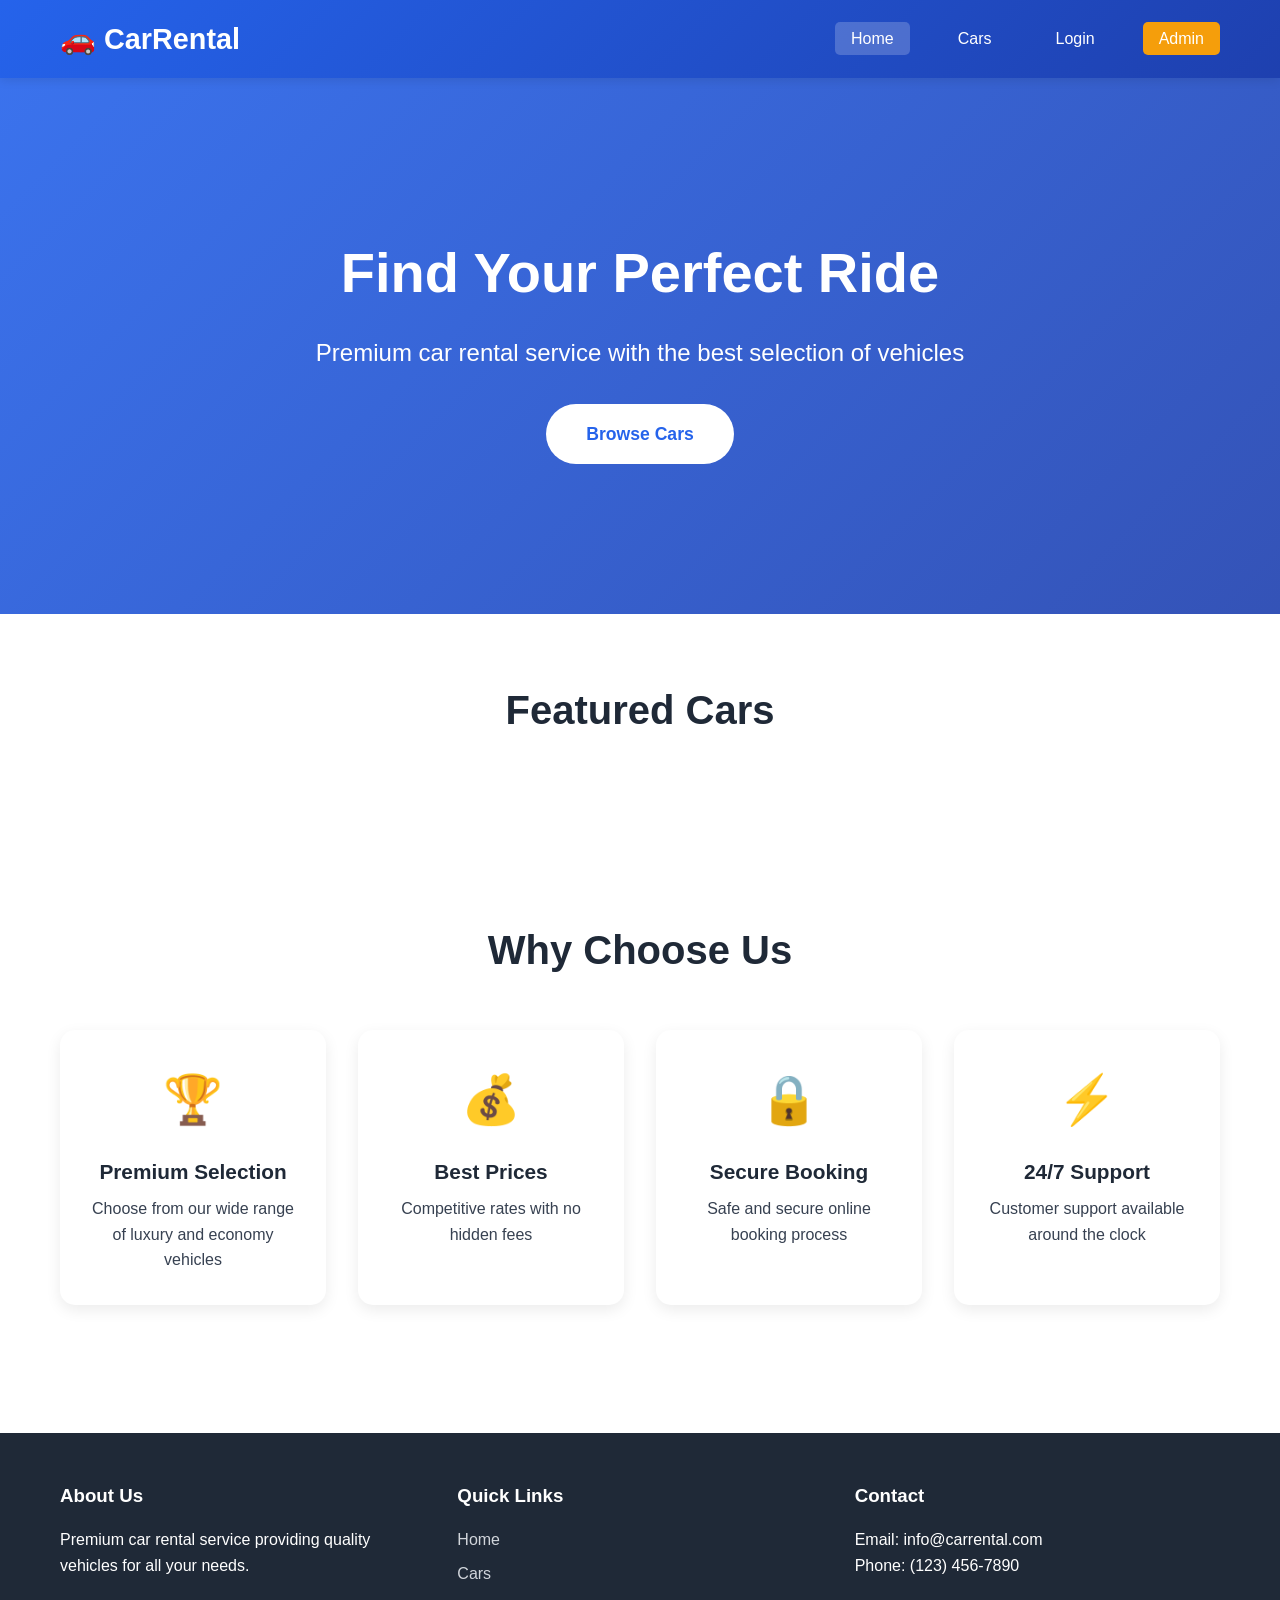
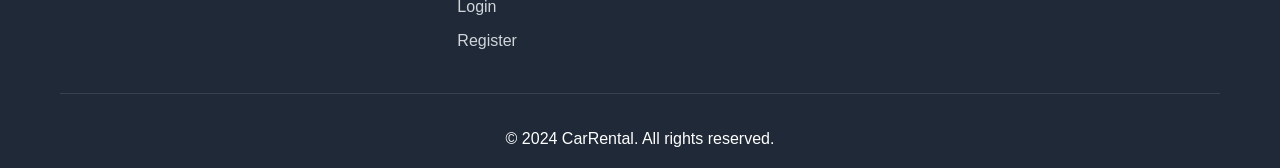
<file: Frontend/index.html>
<!DOCTYPE html>
<html lang="en">
<head>
    <meta charset="UTF-8">
    <meta name="viewport" content="width=device-width, initial-scale=1.0">
    <title>Car Rental - Premium Car Rentals</title>
    <link rel="stylesheet" href="css/style.css">
</head>
<body>
    <!-- Navigation -->
    <nav class="navbar">
        <div class="container">
            <div class="nav-brand">
                <h1>🚗 CarRental</h1>
            </div>
            <ul class="nav-menu">
                <li><a href="index.html" class="active">Home</a></li>
                <li><a href="cars.html">Cars</a></li>
                <li><a href="#" id="authLink">Login</a></li>
                <li><a href="admin-login.html" class="admin-btn">Admin</a></li>
            </ul>
        </div>
    </nav>

    <!-- Hero Section -->
    <section class="hero">
        <div class="hero-content">
            <h1>Find Your Perfect Ride</h1>
            <p>Premium car rental service with the best selection of vehicles</p>
            <a href="cars.html" class="cta-button">Browse Cars</a>
        </div>
    </section>

    <!-- Featured Cars -->
    <section class="featured-cars">
        <div class="container">
            <h2 class="section-title">Featured Cars</h2>
            <div id="carsContainer" class="cars-grid">
                <!-- Cars will be loaded dynamically -->
            </div>
        </div>
    </section>

    <!-- Features Section -->
    <section class="features">
        <div class="container">
            <h2 class="section-title">Why Choose Us</h2>
            <div class="features-grid">
                <div class="feature-card">
                    <div class="feature-icon">🏆</div>
                    <h3>Premium Selection</h3>
                    <p>Choose from our wide range of luxury and economy vehicles</p>
                </div>
                <div class="feature-card">
                    <div class="feature-icon">💰</div>
                    <h3>Best Prices</h3>
                    <p>Competitive rates with no hidden fees</p>
                </div>
                <div class="feature-card">
                    <div class="feature-icon">🔒</div>
                    <h3>Secure Booking</h3>
                    <p>Safe and secure online booking process</p>
                </div>
                <div class="feature-card">
                    <div class="feature-icon">⚡</div>
                    <h3>24/7 Support</h3>
                    <p>Customer support available around the clock</p>
                </div>
            </div>
        </div>
    </section>

    <!-- Footer -->
    <footer class="footer">
        <div class="container">
            <div class="footer-content">
                <div class="footer-section">
                    <h3>About Us</h3>
                    <p>Premium car rental service providing quality vehicles for all your needs.</p>
                </div>
                <div class="footer-section">
                    <h3>Quick Links</h3>
                    <ul>
                        <li><a href="index.html">Home</a></li>
                        <li><a href="cars.html">Cars</a></li>
                        <li><a href="login.html">Login</a></li>
                        <li><a href="register.html">Register</a></li>
                    </ul>
                </div>
                <div class="footer-section">
                    <h3>Contact</h3>
                    <p>Email: info@carrental.com</p>
                    <p>Phone: (123) 456-7890</p>
                </div>
            </div>
            <div class="footer-bottom">
                <p>&copy; 2024 CarRental. All rights reserved.</p>
            </div>
        </div>
    </footer>

    <script src="js/main.js"></script>
</body>
</html>
</file>
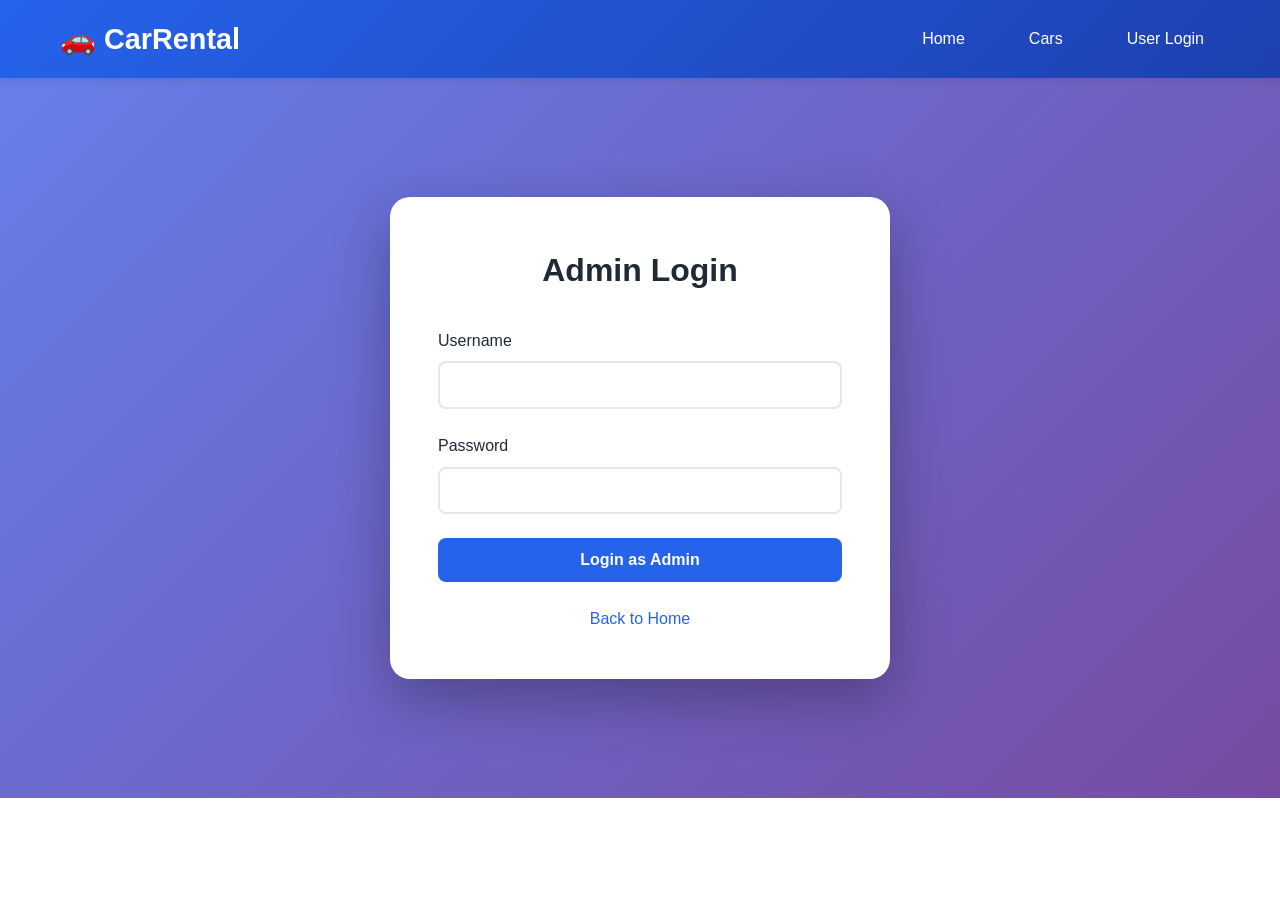
<file: Frontend/admin-dashboard.html>
<!DOCTYPE html>
<html lang="en">
<head>
    <meta charset="UTF-8">
    <meta name="viewport" content="width=device-width, initial-scale=1.0">
    <title>Admin Dashboard - Car Rental</title>
    <link rel="stylesheet" href="css/style.css">
</head>
<body>
    <!-- Navigation -->
    <nav class="navbar">
        <div class="container">
            <div class="nav-brand">
                <h1>🚗 CarRental Admin</h1>
            </div>
            <ul class="nav-menu">
                <li><a href="admin-dashboard.html" class="active">Dashboard</a></li>
                <li><a href="#" id="logoutBtn">Logout</a></li>
            </ul>
        </div>
    </nav>

    <!-- Dashboard Section -->
    <section class="dashboard-section">
        <div class="container">
            <h2 class="section-title">Admin Dashboard</h2>

            <!-- Statistics Cards -->
            <div class="stats-grid" id="statsGrid">
                <!-- Stats will be loaded dynamically -->
            </div>

            <!-- Recent Bookings -->
            <div class="dashboard-card">
                <h3>Recent Bookings</h3>
                <div id="recentBookings">
                    <!-- Recent bookings will be loaded here -->
                </div>
            </div>

            <!-- All Bookings -->
            <div class="dashboard-card">
                <h3>All Bookings</h3>
                <div class="table-responsive">
                    <table class="bookings-table">
                        <thead>
                            <tr>
                                <th>Booking ID</th>
                                <th>User</th>
                                <th>Car</th>
                                <th>Start Date</th>
                                <th>End Date</th>
                                <th>Days</th>
                                <th>Total Price</th>
                                <th>License</th>
                                <th>ID Card</th>
                                <th>Status</th>
                            </tr>
                        </thead>
                        <tbody id="bookingsTable">
                            <!-- Bookings will be loaded here -->
                        </tbody>
                    </table>
                </div>
            </div>
        </div>
    </section>

    <script src="js/admin-dashboard.js"></script>
</body>
</html>
</file>
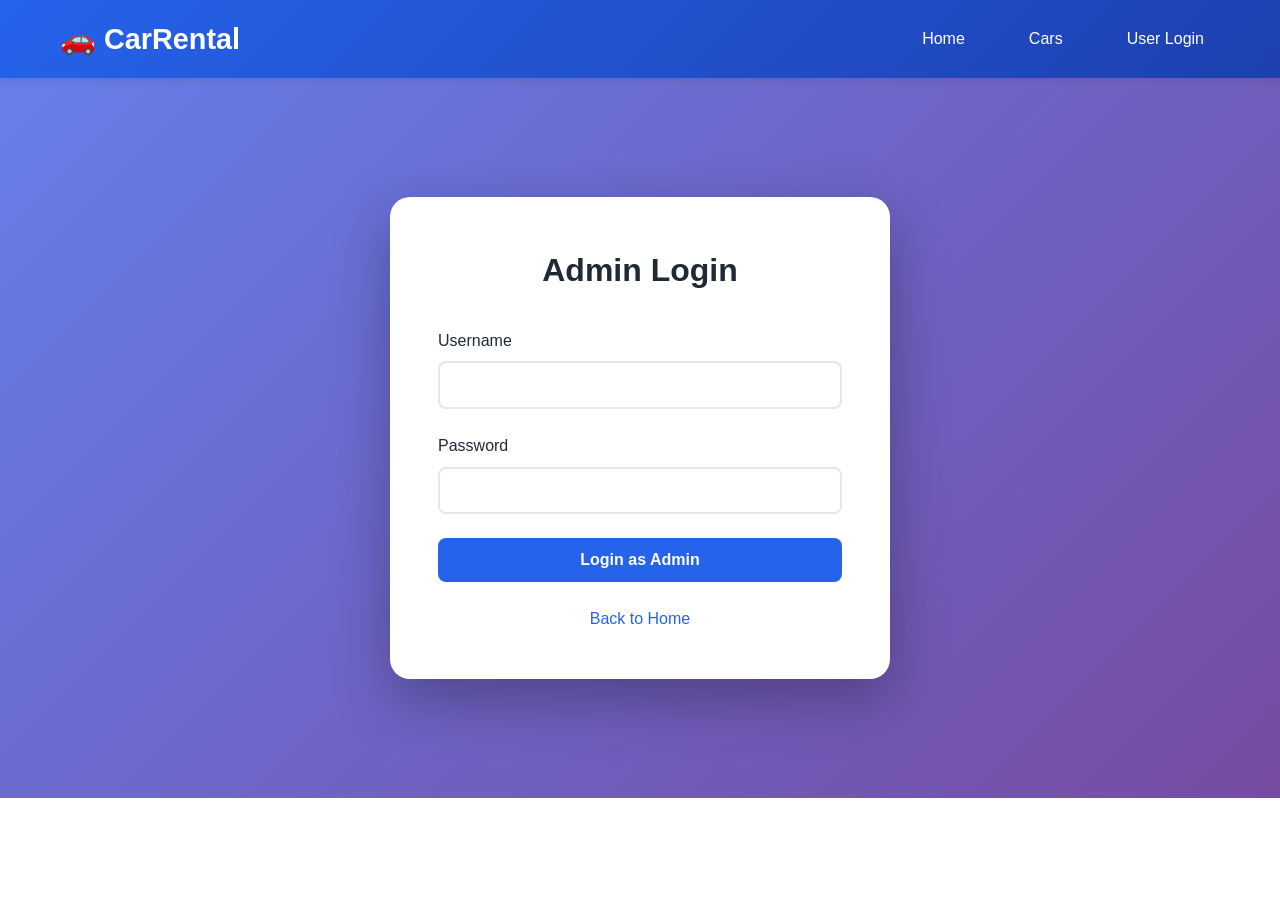
<file: Frontend/admin-login.html>
<!DOCTYPE html>
<html lang="en">
<head>
    <meta charset="UTF-8">
    <meta name="viewport" content="width=device-width, initial-scale=1.0">
    <title>Admin Login - Car Rental</title>
    <link rel="stylesheet" href="css/style.css">
</head>
<body>
    <!-- Navigation -->
    <nav class="navbar">
        <div class="container">
            <div class="nav-brand">
                <h1>🚗 CarRental</h1>
            </div>
            <ul class="nav-menu">
                <li><a href="index.html">Home</a></li>
                <li><a href="cars.html">Cars</a></li>
                <li><a href="login.html">User Login</a></li>
            </ul>
        </div>
    </nav>

    <!-- Admin Login Form -->
    <section class="auth-section">
        <div class="auth-container">
            <div class="auth-card">
                <h2>Admin Login</h2>
                <form id="adminLoginForm">
                    <div class="form-group">
                        <label for="username">Username</label>
                        <input type="text" id="username" name="username" required>
                    </div>
                    <div class="form-group">
                        <label for="password">Password</label>
                        <input type="password" id="password" name="password" required>
                    </div>
                    <div id="message" class="message"></div>
                    <button type="submit" class="btn-primary">Login as Admin</button>
                </form>
                <p class="auth-link"><a href="index.html">Back to Home</a></p>
            </div>
        </div>
    </section>

    <script src="js/admin-auth.js"></script>
</body>
</html>
</file>
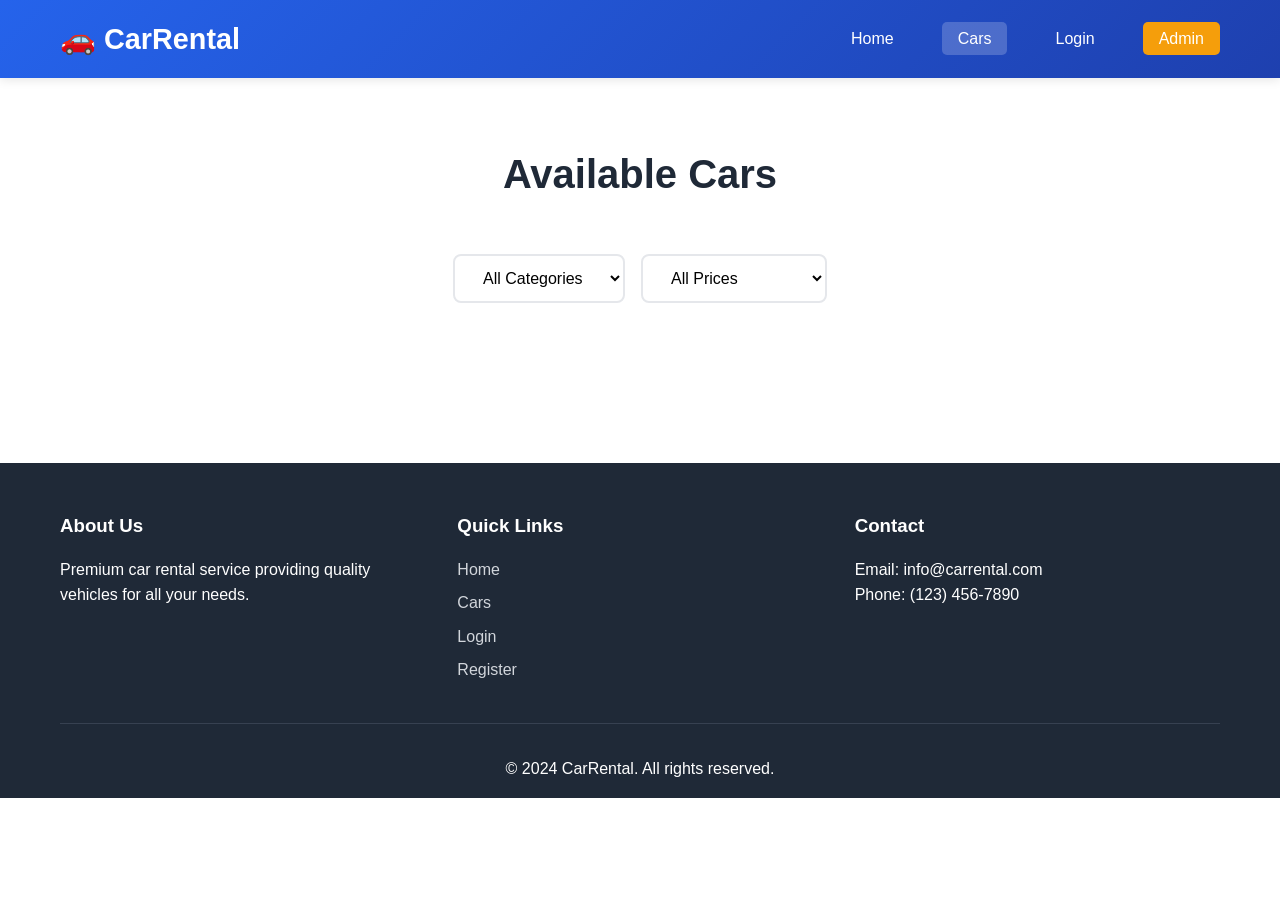
<file: Frontend/booking.html>
<!DOCTYPE html>
<html lang="en">
<head>
    <meta charset="UTF-8">
    <meta name="viewport" content="width=device-width, initial-scale=1.0">
    <title>Book Car - Car Rental</title>
    <link rel="stylesheet" href="css/style.css">
</head>
<body>
    <!-- Navigation -->
    <nav class="navbar">
        <div class="container">
            <div class="nav-brand">
                <h1>🚗 CarRental</h1>
            </div>
            <ul class="nav-menu">
                <li><a href="index.html">Home</a></li>
                <li><a href="cars.html">Cars</a></li>
                <li><a href="#" id="authLink">Login</a></li>
                <li><a href="admin-login.html" class="admin-btn">Admin</a></li>
            </ul>
        </div>
    </nav>

    <!-- Booking Section -->
    <section class="booking-section">
        <div class="container">
            <h2 class="section-title">Complete Your Booking</h2>
            
            <div class="booking-container">
                <!-- Car Details -->
                <div class="booking-car-details" id="carDetails">
                    <!-- Car details will be loaded here -->
                </div>

                <!-- Booking Form -->
                <div class="booking-form-container">
                    <form id="bookingForm">
                        <h3>Rental Details</h3>
                        
                        <div class="form-group">
                            <label for="startDate">Start Date</label>
                            <input type="date" id="startDate" name="startDate" required>
                        </div>

                        <div class="form-group">
                            <label for="endDate">End Date</label>
                            <input type="date" id="endDate" name="endDate" required>
                        </div>

                        <div id="priceCalculation" class="price-calculation">
                            <!-- Price calculation will be displayed here -->
                        </div>

                        <h3>Personal Information</h3>

                        <div class="form-group">
                            <label for="licenseCard">Driver's License Number</label>
                            <input type="text" id="licenseCard" name="licenseCard" required 
                                   placeholder="Enter your driver's license number">
                        </div>

                        <div class="form-group">
                            <label for="idCard">ID Card Number</label>
                            <input type="text" id="idCard" name="idCard" required 
                                   placeholder="Enter your ID card number">
                        </div>

                        <div id="message" class="message"></div>

                        <button type="submit" class="btn-primary btn-large">Confirm Booking</button>
                    </form>
                </div>
            </div>
        </div>
    </section>

    <!-- Footer -->
    <footer class="footer">
        <div class="container">
            <div class="footer-content">
                <div class="footer-section">
                    <h3>About Us</h3>
                    <p>Premium car rental service providing quality vehicles for all your needs.</p>
                </div>
                <div class="footer-section">
                    <h3>Quick Links</h3>
                    <ul>
                        <li><a href="index.html">Home</a></li>
                        <li><a href="cars.html">Cars</a></li>
                        <li><a href="login.html">Login</a></li>
                        <li><a href="register.html">Register</a></li>
                    </ul>
                </div>
                <div class="footer-section">
                    <h3>Contact</h3>
                    <p>Email: info@carrental.com</p>
                    <p>Phone: (123) 456-7890</p>
                </div>
            </div>
            <div class="footer-bottom">
                <p>&copy; 2024 CarRental. All rights reserved.</p>
            </div>
        </div>
    </footer>

    <script src="js/booking.js"></script>
</body>
</html>
</file>
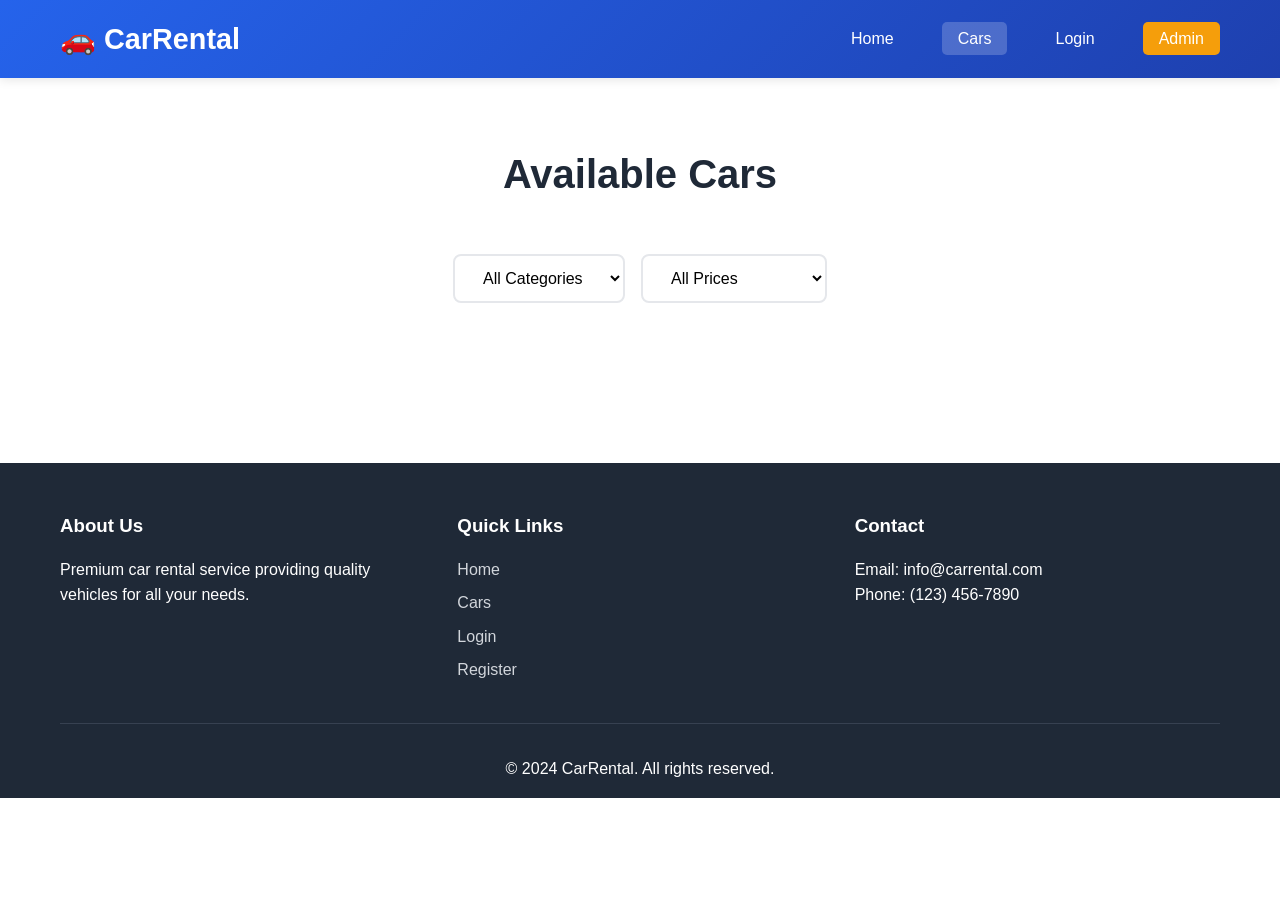
<file: Frontend/cars.html>
<!DOCTYPE html>
<html lang="en">
<head>
    <meta charset="UTF-8">
    <meta name="viewport" content="width=device-width, initial-scale=1.0">
    <title>Available Cars - Car Rental</title>
    <link rel="stylesheet" href="css/style.css">
</head>
<body>
    <!-- Navigation -->
    <nav class="navbar">
        <div class="container">
            <div class="nav-brand">
                <h1>🚗 CarRental</h1>
            </div>
            <ul class="nav-menu">
                <li><a href="index.html">Home</a></li>
                <li><a href="cars.html" class="active">Cars</a></li>
                <li><a href="#" id="authLink">Login</a></li>
                <li><a href="admin-login.html" class="admin-btn">Admin</a></li>
            </ul>
        </div>
    </nav>

    <!-- Cars Section -->
    <section class="cars-section">
        <div class="container">
            <h2 class="section-title">Available Cars</h2>
            
            <!-- Filter Section -->
            <div class="filter-section">
                <select id="categoryFilter" class="filter-select">
                    <option value="all">All Categories</option>
                    <option value="Sedan">Sedan</option>
                    <option value="SUV">SUV</option>
                    <option value="Sports">Sports</option>
                    <option value="Electric">Electric</option>
                </select>
                <select id="priceFilter" class="filter-select">
                    <option value="all">All Prices</option>
                    <option value="low">Under $150/day</option>
                    <option value="medium">$150-$250/day</option>
                    <option value="high">Over $250/day</option>
                </select>
            </div>

            <div id="carsContainer" class="cars-grid">
                <!-- Cars will be loaded dynamically -->
            </div>
        </div>
    </section>

    <!-- Footer -->
    <footer class="footer">
        <div class="container">
            <div class="footer-content">
                <div class="footer-section">
                    <h3>About Us</h3>
                    <p>Premium car rental service providing quality vehicles for all your needs.</p>
                </div>
                <div class="footer-section">
                    <h3>Quick Links</h3>
                    <ul>
                        <li><a href="index.html">Home</a></li>
                        <li><a href="cars.html">Cars</a></li>
                        <li><a href="login.html">Login</a></li>
                        <li><a href="register.html">Register</a></li>
                    </ul>
                </div>
                <div class="footer-section">
                    <h3>Contact</h3>
                    <p>Email: info@carrental.com</p>
                    <p>Phone: (123) 456-7890</p>
                </div>
            </div>
            <div class="footer-bottom">
                <p>&copy; 2024 CarRental. All rights reserved.</p>
            </div>
        </div>
    </footer>

    <script src="js/cars.js"></script>
</body>
</html>
</file>
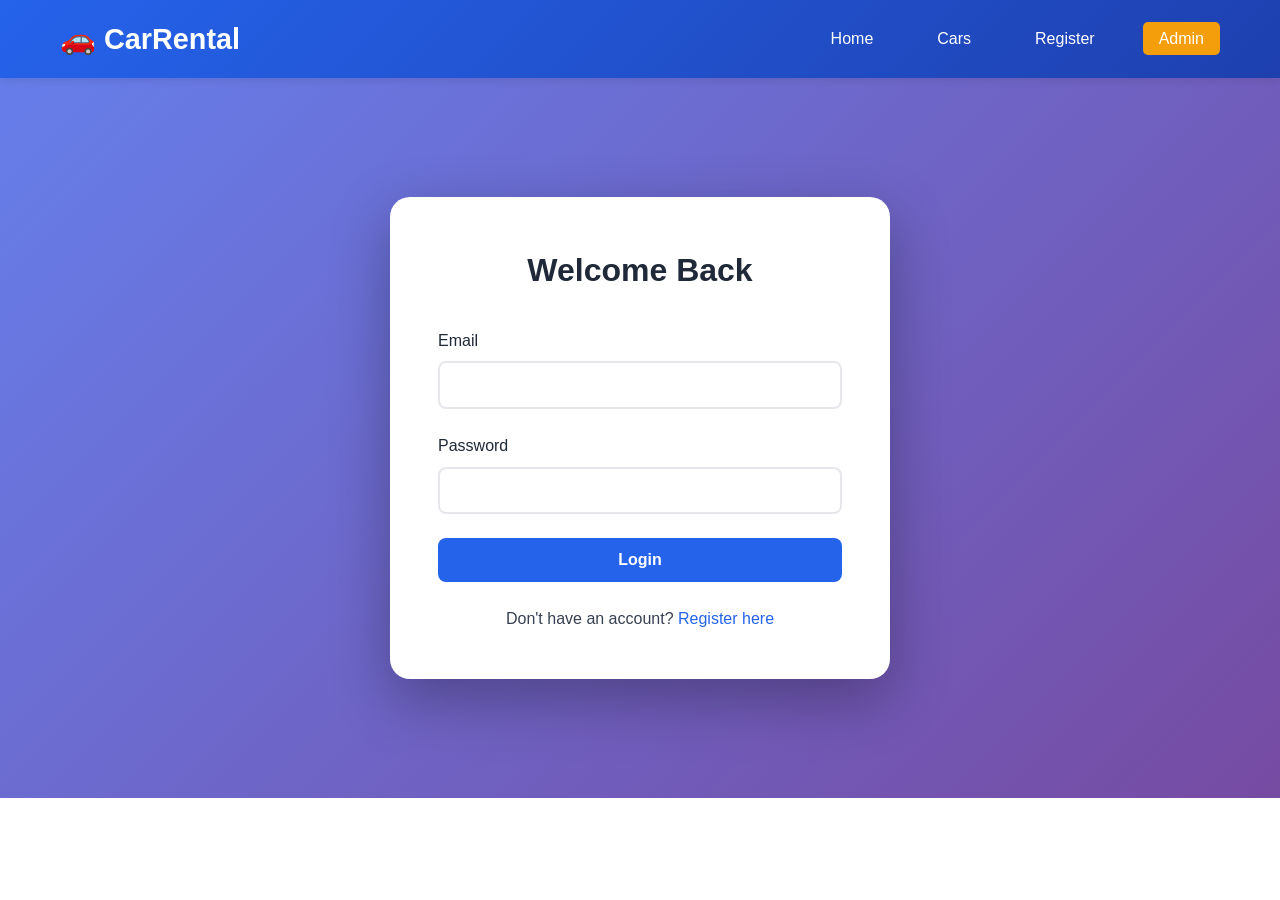
<file: Frontend/login.html>
<!DOCTYPE html>
<html lang="en">
<head>
    <meta charset="UTF-8">
    <meta name="viewport" content="width=device-width, initial-scale=1.0">
    <title>Login - Car Rental</title>
    <link rel="stylesheet" href="css/style.css">
</head>
<body>
    <!-- Navigation -->
    <nav class="navbar">
        <div class="container">
            <div class="nav-brand">
                <h1>🚗 CarRental</h1>
            </div>
            <ul class="nav-menu">
                <li><a href="index.html">Home</a></li>
                <li><a href="cars.html">Cars</a></li>
                <li><a href="register.html">Register</a></li>
                <li><a href="admin-login.html" class="admin-btn">Admin</a></li>
            </ul>
        </div>
    </nav>

    <!-- Login Form -->
    <section class="auth-section">
        <div class="auth-container">
            <div class="auth-card">
                <h2>Welcome Back</h2>
                <form id="loginForm">
                    <div class="form-group">
                        <label for="email">Email</label>
                        <input type="email" id="email" name="email" required>
                    </div>
                    <div class="form-group">
                        <label for="password">Password</label>
                        <input type="password" id="password" name="password" required>
                    </div>
                    <div id="message" class="message"></div>
                    <button type="submit" class="btn-primary">Login</button>
                </form>
                <p class="auth-link">Don't have an account? <a href="register.html">Register here</a></p>
            </div>
        </div>
    </section>

    <script src="js/auth.js"></script>
</body>
</html>
</file>
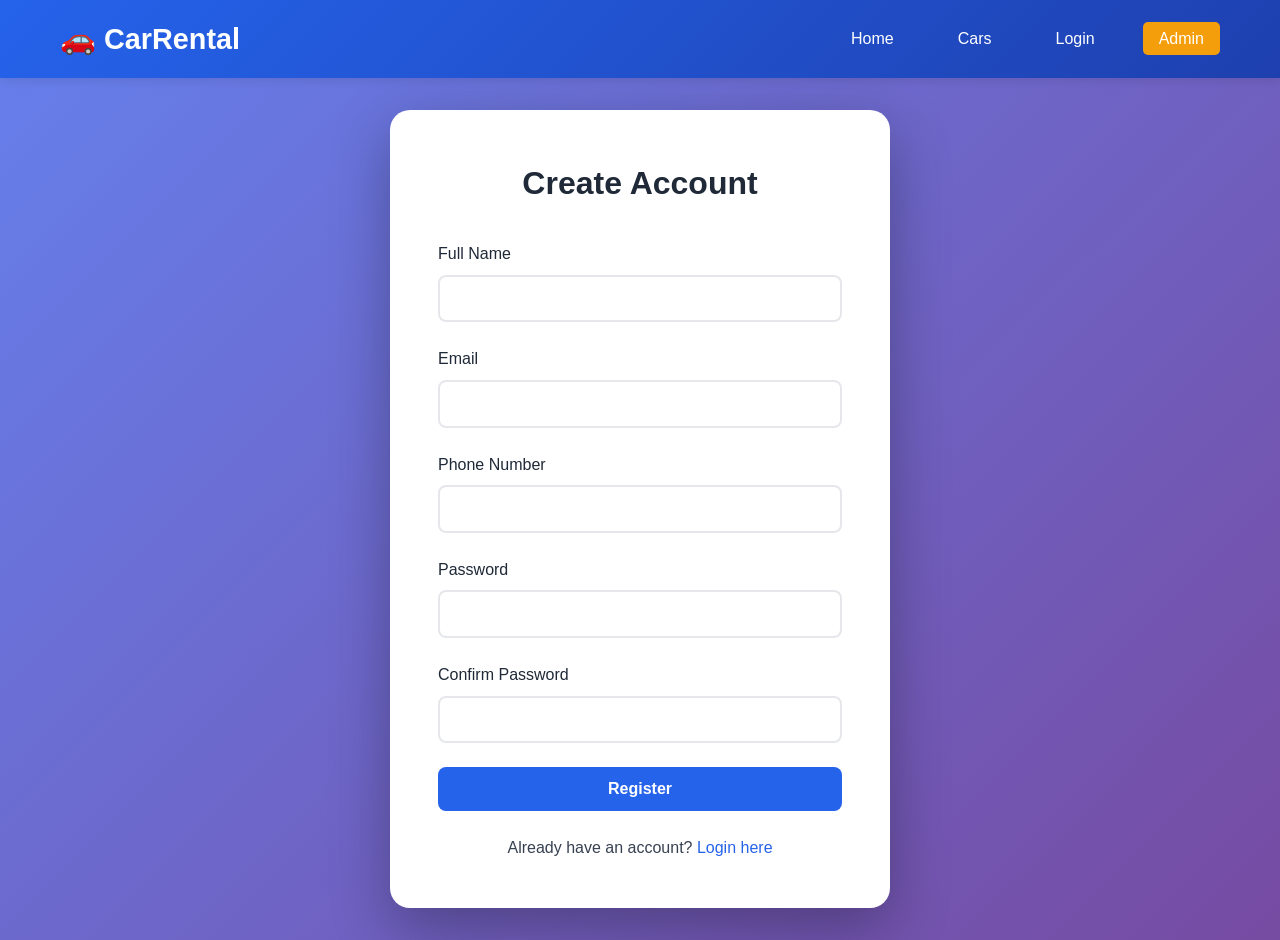
<file: Frontend/register.html>
<!DOCTYPE html>
<html lang="en">
<head>
    <meta charset="UTF-8">
    <meta name="viewport" content="width=device-width, initial-scale=1.0">
    <title>Register - Car Rental</title>
    <link rel="stylesheet" href="css/style.css">
</head>
<body>
    <!-- Navigation -->
    <nav class="navbar">
        <div class="container">
            <div class="nav-brand">
                <h1>🚗 CarRental</h1>
            </div>
            <ul class="nav-menu">
                <li><a href="index.html">Home</a></li>
                <li><a href="cars.html">Cars</a></li>
                <li><a href="login.html">Login</a></li>
                <li><a href="admin-login.html" class="admin-btn">Admin</a></li>
            </ul>
        </div>
    </nav>

    <!-- Register Form -->
    <section class="auth-section">
        <div class="auth-container">
            <div class="auth-card">
                <h2>Create Account</h2>
                <form id="registerForm">
                    <div class="form-group">
                        <label for="name">Full Name</label>
                        <input type="text" id="name" name="name" required>
                    </div>
                    <div class="form-group">
                        <label for="email">Email</label>
                        <input type="email" id="email" name="email" required>
                    </div>
                    <div class="form-group">
                        <label for="phone">Phone Number</label>
                        <input type="tel" id="phone" name="phone" required>
                    </div>
                    <div class="form-group">
                        <label for="password">Password</label>
                        <input type="password" id="password" name="password" required>
                    </div>
                    <div class="form-group">
                        <label for="confirmPassword">Confirm Password</label>
                        <input type="password" id="confirmPassword" name="confirmPassword" required>
                    </div>
                    <div id="message" class="message"></div>
                    <button type="submit" class="btn-primary">Register</button>
                </form>
                <p class="auth-link">Already have an account? <a href="login.html">Login here</a></p>
            </div>
        </div>
    </section>

    <script src="js/auth.js"></script>
</body>
</html>
</file>
<file: Frontend/css/style.css>
/* Global Styles */
* {
    margin: 0;
    padding: 0;
    box-sizing: border-box;
}

:root {
    --primary-color: #2563eb;
    --secondary-color: #1e40af;
    --dark-color: #1f2937;
    --light-color: #f3f4f6;
    --success-color: #10b981;
    --danger-color: #ef4444;
    --warning-color: #f59e0b;
    --text-color: #374151;
    --border-color: #e5e7eb;
}

body {
    font-family: 'Segoe UI', Tahoma, Geneva, Verdana, sans-serif;
    line-height: 1.6;
    color: var(--text-color);
    background-color: #ffffff;
}

.container {
    max-width: 1200px;
    margin: 0 auto;
    padding: 0 20px;
}

/* Navigation */
.navbar {
    background: linear-gradient(135deg, var(--primary-color), var(--secondary-color));
    color: white;
    padding: 1rem 0;
    box-shadow: 0 2px 10px rgba(0, 0, 0, 0.1);
    position: sticky;
    top: 0;
    z-index: 1000;
}

.navbar .container {
    display: flex;
    justify-content: space-between;
    align-items: center;
}

.nav-brand h1 {
    font-size: 1.8rem;
    font-weight: bold;
}

.nav-menu {
    display: flex;
    list-style: none;
    gap: 2rem;
}

.nav-menu a {
    color: white;
    text-decoration: none;
    font-weight: 500;
    transition: opacity 0.3s;
    padding: 0.5rem 1rem;
    border-radius: 5px;
}

.nav-menu a:hover,
.nav-menu a.active {
    background: rgba(255, 255, 255, 0.2);
}

.admin-btn {
    background: var(--warning-color) !important;
    color: white !important;
}

/* Hero Section */
.hero {
    background: linear-gradient(135deg, rgba(37, 99, 235, 0.9), rgba(30, 64, 175, 0.9)),
                url('https://images.unsplash.com/photo-1449965408869-eaa3f722e40d?w=1600') center/cover;
    color: white;
    padding: 150px 20px;
    text-align: center;
}

.hero-content h1 {
    font-size: 3.5rem;
    margin-bottom: 1rem;
    animation: fadeInUp 1s ease;
}

.hero-content p {
    font-size: 1.5rem;
    margin-bottom: 2rem;
    animation: fadeInUp 1.2s ease;
}

.cta-button {
    display: inline-block;
    background: white;
    color: var(--primary-color);
    padding: 1rem 2.5rem;
    border-radius: 50px;
    text-decoration: none;
    font-weight: bold;
    font-size: 1.1rem;
    transition: transform 0.3s, box-shadow 0.3s;
    animation: fadeInUp 1.4s ease;
}

.cta-button:hover {
    transform: translateY(-3px);
    box-shadow: 0 10px 25px rgba(0, 0, 0, 0.2);
}

/* Sections */
.featured-cars,
.features,
.cars-section,
.booking-section,
.dashboard-section {
    padding: 4rem 0;
}

.section-title {
    text-align: center;
    font-size: 2.5rem;
    margin-bottom: 3rem;
    color: var(--dark-color);
}

/* Cars Grid */
.cars-grid {
    display: grid;
    grid-template-columns: repeat(auto-fill, minmax(300px, 1fr));
    gap: 2rem;
    margin-top: 2rem;
}

.car-card {
    background: white;
    border-radius: 15px;
    overflow: hidden;
    box-shadow: 0 5px 20px rgba(0, 0, 0, 0.1);
    transition: transform 0.3s, box-shadow 0.3s;
    cursor: pointer;
}

.car-card:hover {
    transform: translateY(-10px);
    box-shadow: 0 15px 30px rgba(0, 0, 0, 0.2);
}

.car-image {
    width: 100%;
    height: 200px;
    object-fit: cover;
}

.car-content {
    padding: 1.5rem;
}

.car-content h3 {
    font-size: 1.5rem;
    margin-bottom: 0.5rem;
    color: var(--dark-color);
}

.car-model {
    color: #6b7280;
    margin-bottom: 1rem;
}

.car-details {
    display: flex;
    flex-wrap: wrap;
    gap: 1rem;
    margin: 1rem 0;
}

.car-detail {
    display: flex;
    align-items: center;
    gap: 0.3rem;
    font-size: 0.9rem;
    color: var(--text-color);
}

.car-features {
    display: flex;
    flex-wrap: wrap;
    gap: 0.5rem;
    margin: 1rem 0;
}

.feature-badge {
    background: var(--light-color);
    padding: 0.3rem 0.8rem;
    border-radius: 20px;
    font-size: 0.85rem;
    color: var(--text-color);
}

.car-price {
    font-size: 1.8rem;
    font-weight: bold;
    color: var(--primary-color);
    margin: 1rem 0;
}

.car-price span {
    font-size: 1rem;
    color: #6b7280;
}

.btn-primary {
    background: var(--primary-color);
    color: white;
    padding: 0.8rem 2rem;
    border: none;
    border-radius: 8px;
    font-size: 1rem;
    font-weight: bold;
    cursor: pointer;
    transition: background 0.3s, transform 0.2s;
    width: 100%;
}

.btn-primary:hover {
    background: var(--secondary-color);
    transform: translateY(-2px);
}

.btn-large {
    padding: 1rem 2.5rem;
    font-size: 1.1rem;
}

/* Features Grid */
.features-grid {
    display: grid;
    grid-template-columns: repeat(auto-fit, minmax(250px, 1fr));
    gap: 2rem;
}

.feature-card {
    text-align: center;
    padding: 2rem;
    background: white;
    border-radius: 15px;
    box-shadow: 0 5px 15px rgba(0, 0, 0, 0.08);
    transition: transform 0.3s;
}

.feature-card:hover {
    transform: translateY(-5px);
}

.feature-icon {
    font-size: 3rem;
    margin-bottom: 1rem;
}

.feature-card h3 {
    font-size: 1.3rem;
    margin-bottom: 0.5rem;
    color: var(--dark-color);
}

/* Auth Section */
.auth-section {
    min-height: 80vh;
    display: flex;
    align-items: center;
    justify-content: center;
    background: linear-gradient(135deg, #667eea 0%, #764ba2 100%);
    padding: 2rem;
}

.auth-container {
    width: 100%;
    max-width: 500px;
}

.auth-card {
    background: white;
    padding: 3rem;
    border-radius: 20px;
    box-shadow: 0 20px 60px rgba(0, 0, 0, 0.3);
}

.auth-card h2 {
    text-align: center;
    margin-bottom: 2rem;
    color: var(--dark-color);
    font-size: 2rem;
}

.form-group {
    margin-bottom: 1.5rem;
}

.form-group label {
    display: block;
    margin-bottom: 0.5rem;
    font-weight: 500;
    color: var(--dark-color);
}

.form-group input,
.form-group select,
.form-group textarea {
    width: 100%;
    padding: 0.8rem;
    border: 2px solid var(--border-color);
    border-radius: 8px;
    font-size: 1rem;
    transition: border-color 0.3s;
}

.form-group input:focus,
.form-group select:focus,
.form-group textarea:focus {
    outline: none;
    border-color: var(--primary-color);
}

.message {
    padding: 0.8rem;
    border-radius: 8px;
    margin-bottom: 1rem;
    display: none;
}

.message.success {
    background: #d1fae5;
    color: var(--success-color);
    display: block;
}

.message.error {
    background: #fee2e2;
    color: var(--danger-color);
    display: block;
}

.auth-link {
    text-align: center;
    margin-top: 1.5rem;
}

.auth-link a {
    color: var(--primary-color);
    text-decoration: none;
    font-weight: 500;
}

/* Filter Section */
.filter-section {
    display: flex;
    gap: 1rem;
    margin-bottom: 2rem;
    justify-content: center;
    flex-wrap: wrap;
}

.filter-select {
    padding: 0.8rem 1.5rem;
    border: 2px solid var(--border-color);
    border-radius: 8px;
    font-size: 1rem;
    cursor: pointer;
    background: white;
}

/* Booking Section */
.booking-container {
    display: grid;
    grid-template-columns: 1fr 1.5fr;
    gap: 2rem;
    max-width: 1000px;
    margin: 0 auto;
}

.booking-car-details {
    background: white;
    padding: 2rem;
    border-radius: 15px;
    box-shadow: 0 5px 20px rgba(0, 0, 0, 0.1);
    height: fit-content;
}

.booking-form-container {
    background: white;
    padding: 2rem;
    border-radius: 15px;
    box-shadow: 0 5px 20px rgba(0, 0, 0, 0.1);
}

.booking-form-container h3 {
    margin-bottom: 1.5rem;
    color: var(--dark-color);
}

.price-calculation {
    background: var(--light-color);
    padding: 1.5rem;
    border-radius: 10px;
    margin: 1.5rem 0;
}

.price-calculation p {
    display: flex;
    justify-content: space-between;
    margin-bottom: 0.5rem;
}

.price-calculation .total {
    font-size: 1.3rem;
    font-weight: bold;
    color: var(--primary-color);
    border-top: 2px solid var(--border-color);
    padding-top: 0.5rem;
    margin-top: 0.5rem;
}

/* Dashboard */
.stats-grid {
    display: grid;
    grid-template-columns: repeat(auto-fit, minmax(250px, 1fr));
    gap: 2rem;
    margin-bottom: 3rem;
}

.stat-card {
    background: white;
    padding: 2rem;
    border-radius: 15px;
    box-shadow: 0 5px 20px rgba(0, 0, 0, 0.1);
    text-align: center;
}

.stat-card h3 {
    color: #6b7280;
    font-size: 1rem;
    margin-bottom: 0.5rem;
}

.stat-card .stat-value {
    font-size: 2.5rem;
    font-weight: bold;
    color: var(--primary-color);
}

.dashboard-card {
    background: white;
    padding: 2rem;
    border-radius: 15px;
    box-shadow: 0 5px 20px rgba(0, 0, 0, 0.1);
    margin-bottom: 2rem;
}

.dashboard-card h3 {
    margin-bottom: 1.5rem;
    color: var(--dark-color);
}

.table-responsive {
    overflow-x: auto;
}

.bookings-table {
    width: 100%;
    border-collapse: collapse;
}

.bookings-table th,
.bookings-table td {
    padding: 1rem;
    text-align: left;
    border-bottom: 1px solid var(--border-color);
}

.bookings-table th {
    background: var(--light-color);
    font-weight: 600;
    color: var(--dark-color);
}

.bookings-table tr:hover {
    background: #f9fafb;
}

.status-badge {
    padding: 0.3rem 0.8rem;
    border-radius: 20px;
    font-size: 0.85rem;
    font-weight: 500;
}

.status-confirmed {
    background: #d1fae5;
    color: var(--success-color);
}

.status-completed {
    background: #dbeafe;
    color: var(--primary-color);
}

.status-cancelled {
    background: #fee2e2;
    color: var(--danger-color);
}

/* Footer */
.footer {
    background: var(--dark-color);
    color: white;
    padding: 3rem 0 1rem;
    margin-top: 4rem;
}

.footer-content {
    display: grid;
    grid-template-columns: repeat(auto-fit, minmax(250px, 1fr));
    gap: 2rem;
    margin-bottom: 2rem;
}

.footer-section h3 {
    margin-bottom: 1rem;
}

.footer-section ul {
    list-style: none;
}

.footer-section ul li {
    margin-bottom: 0.5rem;
}

.footer-section a {
    color: #d1d5db;
    text-decoration: none;
    transition: color 0.3s;
}

.footer-section a:hover {
    color: white;
}

.footer-bottom {
    text-align: center;
    padding-top: 2rem;
    border-top: 1px solid #374151;
}

/* Animations */
@keyframes fadeInUp {
    from {
        opacity: 0;
        transform: translateY(30px);
    }
    to {
        opacity: 1;
        transform: translateY(0);
    }
}

/* Responsive Design */
@media (max-width: 768px) {
    .nav-menu {
        gap: 1rem;
        font-size: 0.9rem;
    }

    .hero-content h1 {
        font-size: 2.5rem;
    }

    .hero-content p {
        font-size: 1.2rem;
    }

    .section-title {
        font-size: 2rem;
    }

    .cars-grid {
        grid-template-columns: 1fr;
    }

    .booking-container {
        grid-template-columns: 1fr;
    }

    .stats-grid {
        grid-template-columns: 1fr;
    }

    .auth-card {
        padding: 2rem;
    }
}

@media (max-width: 480px) {
    .navbar .container {
        flex-direction: column;
        gap: 1rem;
    }

    .nav-menu {
        flex-direction: column;
        text-align: center;
        gap: 0.5rem;
    }

    .hero {
        padding: 80px 20px;
    }

    .hero-content h1 {
        font-size: 2rem;
    }
}
</file>
